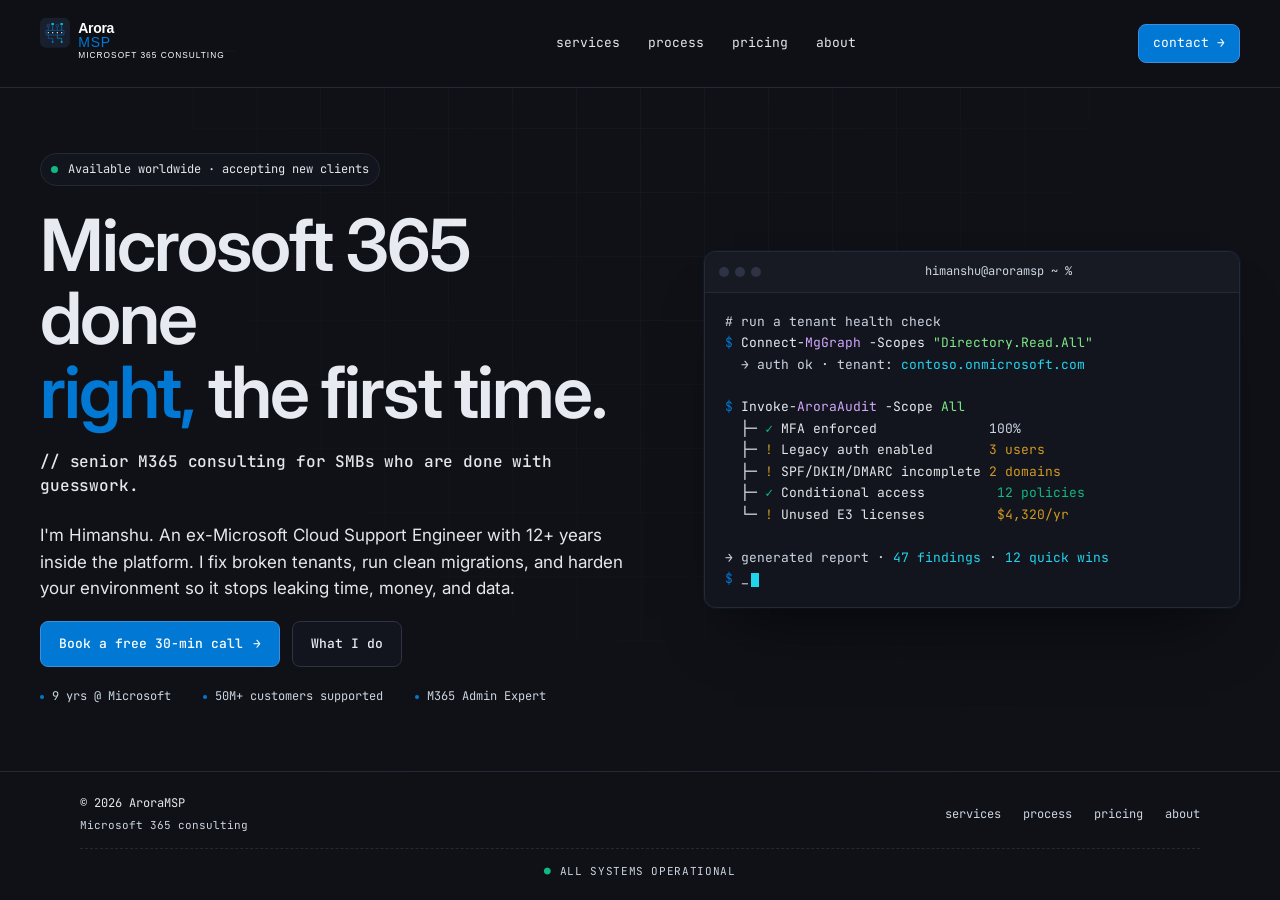
<file: index.html>
<!doctype html>
<html lang="en">
<head>
<meta charset="utf-8" />
<meta name="viewport" content="width=device-width, initial-scale=1" />
<title>AroraMSP · Microsoft 365 Consulting</title>
<meta name="description" content="Senior Microsoft 365 consulting. Migrations, security hardening, and licensing optimization by an ex-Microsoft cloud engineer." />
<link rel="preconnect" href="https://fonts.googleapis.com" />
<link rel="preconnect" href="https://fonts.gstatic.com" crossorigin />
<link href="https://fonts.googleapis.com/css2?family=Inter:wght@400;500;600;700&family=JetBrains+Mono:wght@400;500;600&display=swap" rel="stylesheet" />
<link rel="stylesheet" href="assets/site.css?v=9" />
<script>
  window.TWEAKS = /*EDITMODE-BEGIN*/{
    "accent": "#0078d4",
    "density": "comfortable",
    "showGridBg": true
  }/*EDITMODE-END*/;
</script>
<style>
  .hero-page { display: flex; flex-direction: column; justify-content: center; flex: 1; padding: 0; }
  .hero-grid { display: grid; grid-template-columns: 1.05fr .95fr; gap: clamp(32px, 6vw, 72px); align-items: center; }
  @media (max-width: 960px) { .hero-grid { grid-template-columns: 1fr; } }

  .eyebrow {
    display: inline-flex; align-items: center; gap: 10px;
    font-family: var(--mono); font-size: 12px; color: var(--fg-dim);
    padding: 6px 10px; border: 1px solid var(--line);
    border-radius: 999px; background: var(--bg-1);
    margin-bottom: 22px;
  }
  .eyebrow .pulse { width: 7px; height: 7px; border-radius: 50%; background: var(--good); box-shadow: 0 0 0 0 color-mix(in oklab, var(--good) 60%, transparent); animation: pulse 2s infinite; }
  @keyframes pulse { 0% { box-shadow: 0 0 0 0 color-mix(in oklab, var(--good) 60%, transparent); } 70% { box-shadow: 0 0 0 8px transparent; } 100% { box-shadow: 0 0 0 0 transparent; } }

  h1.headline {
    font-size: clamp(40px, 6.2vw, 72px);
    line-height: 1.02; letter-spacing: -0.03em; font-weight: 600;
    margin: 0 0 22px; text-wrap: balance;
  }
  h1.headline .accent { color: var(--accent); }
  .hero-tag {
    font-family: var(--mono); font-weight: 500;
    font-size: clamp(13px, 1.3vw, 16px); color: var(--fg-dim);
    letter-spacing: -.01em; line-height: 1.5; margin: 0 0 24px;
  }
  .hero-lede { font-size: clamp(15px, 1.4vw, 17px); color: var(--fg-dim); max-width: 56ch; margin: 0 0 20px; text-wrap: pretty; }

  .cta-row { display: flex; flex-wrap: wrap; gap: 12px; margin-bottom: 20px; }
  .trust-row { display: flex; flex-wrap: wrap; gap: 24px 32px; color: var(--fg-mute); font-family: var(--mono); font-size: 12px; }
  .trust-row .t { display: flex; align-items: center; gap: 8px; }
  .trust-row .t::before { content: ""; width: 4px; height: 4px; background: var(--accent); border-radius: 50%; }

  .terminal {
    background: var(--bg-1); border: 1px solid var(--line);
    border-radius: 12px; overflow: hidden;
    box-shadow: 0 40px 60px -30px rgba(0,0,0,.6), 0 0 0 1px color-mix(in oklab, var(--accent) 8%, transparent);
    font-family: var(--mono); font-size: 13px; line-height: 1.65;
  }
  .terminal-bar { display: flex; align-items: center; gap: 10px; padding: 10px 14px; background: var(--bg-2); border-bottom: 1px solid var(--line); }
  .tb-dots { display: flex; gap: 6px; }
  .tb-dots span { width: 10px; height: 10px; border-radius: 50%; background: var(--line-2); }
  .tb-title { font-size: 12px; color: var(--fg-mute); flex: 1; text-align: center; }
  .terminal-body { padding: 18px 20px; white-space: pre-wrap; }
  .terminal-body .line { color: var(--fg-dim); }
  .terminal-body .p { color: var(--accent); margin-right: 8px; }
  .terminal-body .c { color: var(--fg); }
  .terminal-body .ok { color: var(--good); }
  .terminal-body .w { color: var(--warn); }
  .terminal-body .m { color: var(--fg-mute); }
  .terminal-body .k { color: #d2a8ff; }
  .terminal-body .s { color: #7ee787; }
  .terminal-body .hl { color: var(--cyan); }
  .cursor { display: inline-block; width: 8px; height: 14px; background: var(--cyan); vertical-align: text-bottom; margin-left: 2px; animation: blink 1s steps(1) infinite; }
  @keyframes blink { 50% { opacity: 0; } }
</style>
<link rel="icon" href="uploads/arora_msp_favicon.svg" type="image/svg+xml">
</head>
<body data-page="home">
<main>
  <section class="hero-page wrap" style="min-height: calc(100vh - var(--nav-h) - 150px); display:flex; align-items:center; padding-top: 12px; padding-bottom: 12px;">
    <div class="hero-grid">
      <div>
        <div class="eyebrow">
          <span class="pulse"></span>
          <span>Available worldwide · accepting new clients</span>
        </div>
        <h1 class="headline">
          Microsoft 365 done<br />
          <span class="accent">right,</span> the first time.
        </h1>
        <p class="hero-tag">// senior M365 consulting for SMBs who are done with guesswork.</p>
        <p class="hero-lede">
          I'm Himanshu. An ex-Microsoft Cloud Support Engineer with 12+ years inside the
          platform. I fix broken tenants, run clean migrations, and harden your environment
          so it stops leaking time, money, and data.
        </p>
        <div class="cta-row">
          <a href="contact.html" class="btn btn-primary">Book a free 30-min call <span class="arrow">→</span></a>
          <a href="services.html" class="btn btn-ghost">What I do</a>
        </div>
        <div class="trust-row">
          <span class="t">9 yrs @ Microsoft</span>
          <span class="t">50M+ customers supported</span>
          <span class="t">M365 Admin Expert</span>
        </div>
      </div>

      <div>
        <div class="terminal">
          <div class="terminal-bar">
            <div class="tb-dots"><span></span><span></span><span></span></div>
            <div class="tb-title">himanshu@aroramsp ~ %</div>
          </div>
          <div class="terminal-body"><span class="m"># run a tenant health check</span>
<span class="line"><span class="p">$</span><span class="c">Connect-<span class="k">MgGraph</span> -Scopes <span class="s">"Directory.Read.All"</span></span></span>
<span class="line"><span class="m">  → auth ok · tenant: </span><span class="hl">contoso.onmicrosoft.com</span></span>

<span class="line"><span class="p">$</span><span class="c">Invoke-<span class="k">AroraAudit</span> -Scope <span class="s">All</span></span></span>
<span class="line"><span class="m">  ├─</span> <span class="ok">✓</span> MFA enforced              <span class="m">100%</span></span>
<span class="line"><span class="m">  ├─</span> <span class="w">!</span> Legacy auth enabled       <span class="w">3 users</span></span>
<span class="line"><span class="m">  ├─</span> <span class="w">!</span> SPF/DKIM/DMARC incomplete <span class="w">2 domains</span></span>
<span class="line"><span class="m">  ├─</span> <span class="ok">✓</span> Conditional access         <span class="ok">12 policies</span></span>
<span class="line"><span class="m">  └─</span> <span class="w">!</span> Unused E3 licenses         <span class="w">$4,320/yr</span></span>

<span class="line"><span class="m">→ generated report · </span><span class="hl">47 findings</span><span class="m"> · </span><span class="hl">12 quick wins</span></span>
<span class="line"><span class="p">$</span><span class="c">_</span><span class="cursor"></span></span></div>
        </div>
      </div>
    </div>
  </section>
</main>
<script src="assets/site.js?v=9"></script>
</body>
</html>
</file>
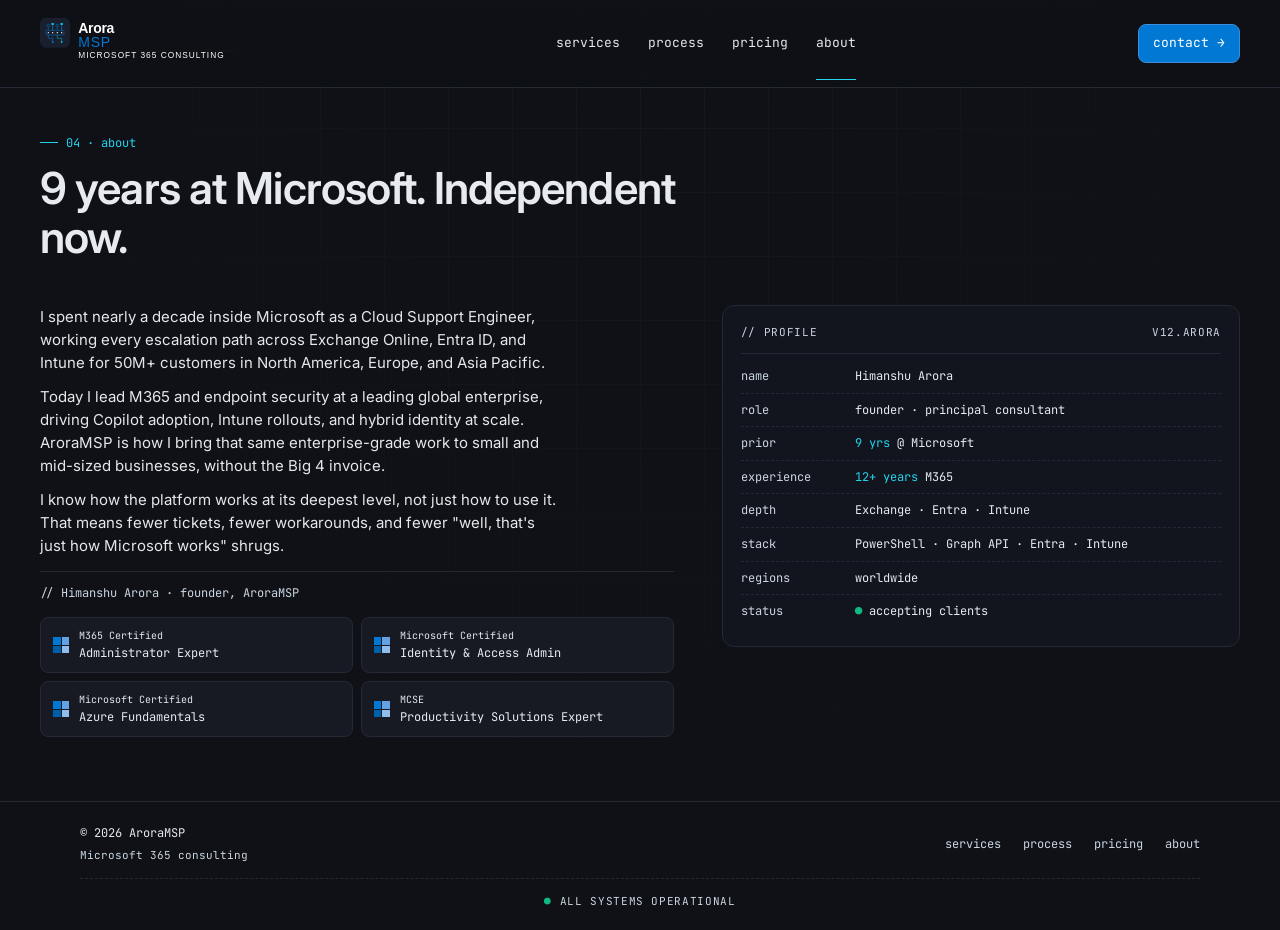
<file: about.html>
<!doctype html>
<html lang="en">
<head>
<meta charset="utf-8" />
<meta name="viewport" content="width=device-width, initial-scale=1" />
<title>About · AroraMSP</title>
<link rel="preconnect" href="https://fonts.googleapis.com" />
<link rel="preconnect" href="https://fonts.gstatic.com" crossorigin />
<link href="https://fonts.googleapis.com/css2?family=Inter:wght@400;500;600;700&family=JetBrains+Mono:wght@400;500;600&display=swap" rel="stylesheet" />
<link rel="stylesheet" href="assets/site.css?v=9" />
<script>
  window.TWEAKS = /*EDITMODE-BEGIN*/{
    "accent": "#0078d4",
    "density": "comfortable",
    "showGridBg": true
  }/*EDITMODE-END*/;
</script>
<style>
  .about { display: grid; grid-template-columns: 1.1fr .9fr; gap: 48px; align-items: start; }
  @media (max-width: 900px) { .about { grid-template-columns: 1fr; gap: 32px; } }
  .about-lead p { font-size: 15px; color: var(--fg-dim); margin: 0 0 10px; max-width: 58ch; }
  .about-lead .sig { font-family: var(--mono); font-size: 12px; color: var(--fg-mute); margin-top: 14px; padding-top: 12px; border-top: 1px solid var(--line); }
  .about-card { border: 1px solid var(--line); border-radius: 12px; background: var(--bg-1); padding: 18px; }
  .about-card .row { display: flex; gap: 14px; padding: 7px 0; border-bottom: 1px dashed var(--line); font-family: var(--mono); font-size: 12px; }
  .about-card .row:last-child { border-bottom: none; }
  .about-card .row .k { color: var(--fg-mute); min-width: 100px; flex-shrink: 0; }
  .about-card .row .v { color: var(--fg); }
  .about-card .row .v .hl { color: var(--cyan); }
  .about-card .head { display: flex; align-items: center; justify-content: space-between; margin-bottom: 6px; padding-bottom: 12px; border-bottom: 1px solid var(--line); font-family: var(--mono); font-size: 11px; color: var(--fg-mute); text-transform: uppercase; letter-spacing: .06em; }
  .certs { display: grid; grid-template-columns: 1fr 1fr; gap: 8px; margin-top: 14px; }
  @media (max-width: 560px) { .certs { grid-template-columns: 1fr; } }
  .cert { border: 1px solid var(--line); border-radius: 8px; padding: 10px 12px; font-family: var(--mono); font-size: 12px; display: flex; align-items: center; gap: 10px; background: var(--bg-2); }
  .cert .ms { width: 16px; height: 16px; flex-shrink: 0; display: grid; grid-template-columns: 1fr 1fr; gap: 1px; }
  .cert .ms span { background: var(--accent); }
  .cert .ms span:nth-child(2) { background: color-mix(in oklab, var(--accent) 70%, #fff); }
  .cert .ms span:nth-child(3) { background: color-mix(in oklab, var(--accent) 85%, #000); }
  .cert .ms span:nth-child(4) { background: color-mix(in oklab, var(--accent) 50%, #fff); }
  .cert .n { color: var(--fg-dim); font-size: 10px; }
  .cert .t { color: var(--fg); font-size: 12px; }
</style>
<link rel="icon" href="uploads/arora_msp_favicon.svg" type="image/svg+xml">
</head>
<body data-page="about">
<main>
  <section class="page wrap">
    <div class="page-head">
      <div class="sec-label">04 · about</div>
      <h2>9 years at Microsoft. Independent now.</h2>
    </div>

    <div class="about">
      <div class="about-lead">
        <p>
          I spent nearly a decade inside Microsoft as a Cloud Support Engineer, working every
          escalation path across Exchange Online, Entra ID, and Intune for 50M+ customers in
          North America, Europe, and Asia Pacific.
        </p>
        <p>
          Today I lead M365 and endpoint security at a leading global enterprise, driving
          Copilot adoption, Intune rollouts, and hybrid identity at scale. AroraMSP is how I
          bring that same enterprise-grade work to small and mid-sized businesses, without
          the Big 4 invoice.
        </p>
        <p>
          I know how the platform works at its deepest level, not just how to use it. That
          means fewer tickets, fewer workarounds, and fewer "well, that's just how Microsoft
          works" shrugs.
        </p>
        <div class="sig">// Himanshu Arora · founder, AroraMSP</div>

        <div class="certs">
          <div class="cert">
            <div class="ms"><span></span><span></span><span></span><span></span></div>
            <div><div class="n">M365 Certified</div><div class="t">Administrator Expert</div></div>
          </div>
          <div class="cert">
            <div class="ms"><span></span><span></span><span></span><span></span></div>
            <div><div class="n">Microsoft Certified</div><div class="t">Identity &amp; Access Admin</div></div>
          </div>
          <div class="cert">
            <div class="ms"><span></span><span></span><span></span><span></span></div>
            <div><div class="n">Microsoft Certified</div><div class="t">Azure Fundamentals</div></div>
          </div>
          <div class="cert">
            <div class="ms"><span></span><span></span><span></span><span></span></div>
            <div><div class="n">MCSE</div><div class="t">Productivity Solutions Expert</div></div>
          </div>
        </div>
      </div>

      <div class="about-card">
        <div class="head"><span>// profile</span><span>v12.arora</span></div>
        <div class="row"><span class="k">name</span><span class="v">Himanshu Arora</span></div>
        <div class="row"><span class="k">role</span><span class="v">founder · principal consultant</span></div>
        <div class="row"><span class="k">prior</span><span class="v"><span class="hl">9 yrs</span> @ Microsoft</span></div>
        <div class="row"><span class="k">experience</span><span class="v"><span class="hl">12+ years</span> M365</span></div>
        <div class="row"><span class="k">depth</span><span class="v">Exchange · Entra · Intune</span></div>
        <div class="row"><span class="k">stack</span><span class="v">PowerShell · Graph API · Entra · Intune</span></div>
        <div class="row"><span class="k">regions</span><span class="v">worldwide</span></div>
        <div class="row"><span class="k">status</span><span class="v"><span style="color:var(--good)">●</span> accepting clients</span></div>
      </div>
    </div>
  </section>
</main>
<script src="assets/site.js?v=9"></script>
</body>
</html>
</file>
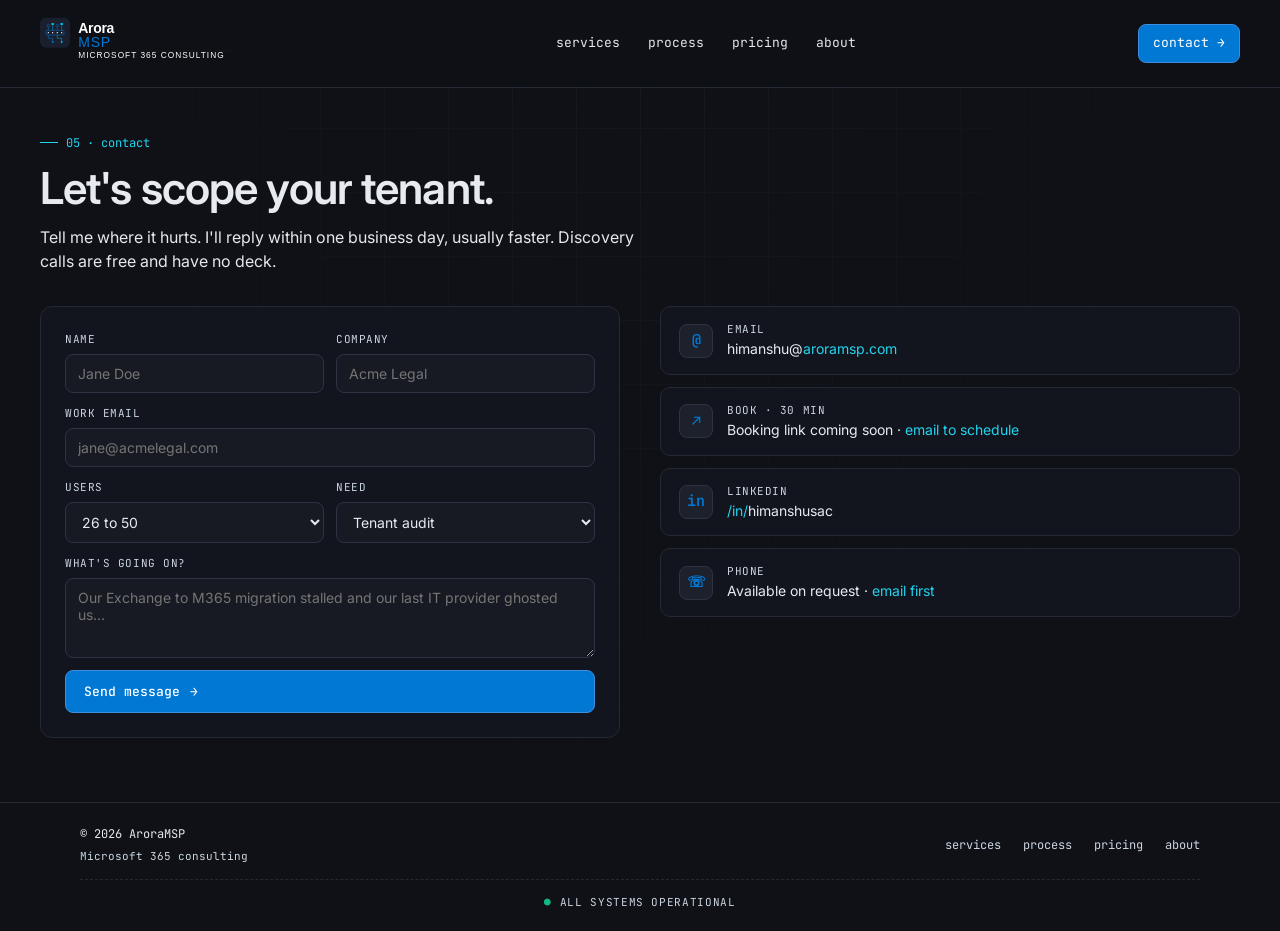
<file: contact.html>
<!doctype html>
<html lang="en">
<head>
<meta charset="utf-8" />
<meta name="viewport" content="width=device-width, initial-scale=1" />
<title>Contact · AroraMSP</title>
<link rel="preconnect" href="https://fonts.googleapis.com" />
<link rel="preconnect" href="https://fonts.gstatic.com" crossorigin />
<link href="https://fonts.googleapis.com/css2?family=Inter:wght@400;500;600;700&family=JetBrains+Mono:wght@400;500;600&display=swap" rel="stylesheet" />
<link rel="stylesheet" href="assets/site.css?v=9" />
<script>
  window.TWEAKS = /*EDITMODE-BEGIN*/{
    "accent": "#0078d4",
    "density": "comfortable",
    "showGridBg": true
  }/*EDITMODE-END*/;
</script>
<style>
  .contact-grid { display: grid; grid-template-columns: 1fr 1fr; gap: 40px; align-items: start; }
  @media (max-width: 900px) { .contact-grid { grid-template-columns: 1fr; } }
  .form { display: flex; flex-direction: column; gap: 12px; border: 1px solid var(--line); border-radius: 12px; background: var(--bg-1); padding: 24px; }
  .field { display: flex; flex-direction: column; gap: 6px; }
  .field label { font-family: var(--mono); font-size: 11px; color: var(--fg-mute); text-transform: uppercase; letter-spacing: .05em; }
  .field input, .field textarea, .field select { font-family: var(--sans); font-size: 14px; color: var(--fg); background: var(--bg-2); border: 1px solid var(--line-2); border-radius: 8px; padding: 10px 12px; outline: none; transition: border-color .15s, background .15s; }
  .field textarea { resize: vertical; min-height: 80px; }
  .field input:focus, .field textarea:focus, .field select:focus { border-color: var(--accent); background: var(--bg-3); }
  .field.row { flex-direction: row; gap: 12px; }
  .field.row > * { flex: 1; }
  .form-msg { font-family: var(--mono); font-size: 12px; color: var(--good); display: none; }
  .form-msg.show { display: block; }
  .contact-side { display: flex; flex-direction: column; gap: 12px; }
  .cside { border: 1px solid var(--line); border-radius: 10px; background: var(--bg-1); padding: 14px 18px; display: flex; align-items: center; gap: 14px; transition: border-color .2s, background .2s; }
  .cside:hover { border-color: var(--accent-line); background: var(--bg-2); }
  .cside .icon { width: 34px; height: 34px; border-radius: 8px; background: var(--bg-3); border: 1px solid var(--line-2); display: grid; place-items: center; color: var(--accent); font-family: var(--mono); font-weight: 600; flex-shrink: 0; }
  .cside .k { font-family: var(--mono); font-size: 11px; color: var(--fg-mute); text-transform: uppercase; letter-spacing: .05em; }
  .cside .v { color: var(--fg); font-size: 14px; }
  .cside .v .hl { color: var(--cyan); }
</style>
<link rel="icon" href="uploads/arora_msp_favicon.svg" type="image/svg+xml">
</head>
<body data-page="contact">
<main>
  <section class="page wrap">
    <div class="page-head">
      <div class="sec-label">05 · contact</div>
      <h2>Let's scope your tenant.</h2>
      <p>Tell me where it hurts. I'll reply within one business day, usually faster. Discovery calls are free and have no deck.</p>
    </div>

    <div class="contact-grid">
      <form class="form" onsubmit="handleSubmit(event)">
        <div class="field row">
          <div class="field">
            <label>Name</label>
            <input type="text" name="name" required placeholder="Jane Doe" />
          </div>
          <div class="field">
            <label>Company</label>
            <input type="text" name="company" placeholder="Acme Legal" />
          </div>
        </div>
        <div class="field">
          <label>Work email</label>
          <input type="email" name="email" required placeholder="jane@acmelegal.com" />
        </div>
        <div class="field row">
          <div class="field">
            <label>Users</label>
            <select name="users">
              <option>1 to 10</option>
              <option>11 to 25</option>
              <option selected>26 to 50</option>
              <option>51 to 100</option>
              <option>101 to 250</option>
              <option>250+</option>
            </select>
          </div>
          <div class="field">
            <label>Need</label>
            <select name="need">
              <option>Tenant audit</option>
              <option>Migration</option>
              <option>Security hardening</option>
              <option>Licensing optimization</option>
              <option>Other</option>
            </select>
          </div>
        </div>
        <div class="field">
          <label>What's going on?</label>
          <textarea name="msg" placeholder="Our Exchange to M365 migration stalled and our last IT provider ghosted us..."></textarea>
        </div>
        <button type="submit" class="btn btn-primary">Send message <span class="arrow">→</span></button>
        <div class="form-msg" id="formMsg">✓ Sent. I'll reply within one business day.</div>
      </form>

      <div class="contact-side">
        <a class="cside" href="mailto:himanshu@aroramsp.com">
          <div class="icon">@</div>
          <div>
            <div class="k">email</div>
            <div class="v">himanshu@<span class="hl">aroramsp.com</span></div>
          </div>
        </a>
        <a class="cside" href="#">
          <div class="icon">↗</div>
          <div>
            <div class="k">book · 30 min</div>
            <div class="v">Booking link coming soon · <span class="hl">email to schedule</span></div>
          </div>
        </a>
        <a class="cside" href="https://www.linkedin.com/in/himanshusac/" target="_blank" rel="noopener noreferrer">
          <div class="icon">in</div>
          <div>
            <div class="k">linkedin</div>
            <div class="v"><span class="hl">/in/</span>himanshusac</div>
          </div>
        </a>
        <a class="cside" href="#">
          <div class="icon">☏</div>
          <div>
            <div class="k">phone</div>
            <div class="v">Available on request · <span class="hl">email first</span></div>
          </div>
        </a>
      </div>
    </div>
  </section>
</main>
<script src="assets/site.js?v=9"></script>
<script>
  function handleSubmit(e) {
    e.preventDefault();
    document.getElementById('formMsg').classList.add('show');
    e.target.reset();
  }
</script>
</body>
</html>
</file>
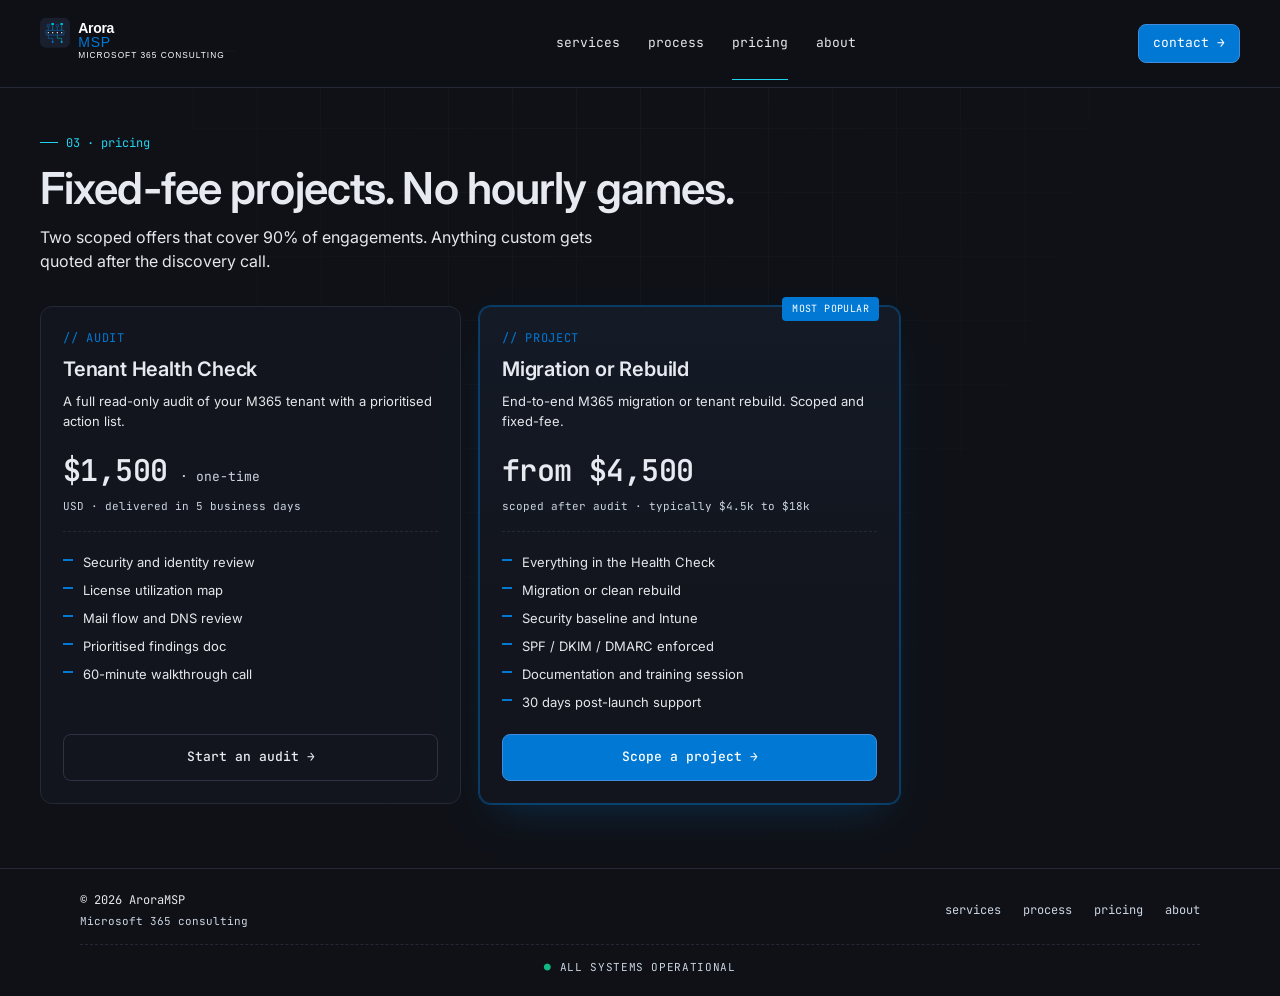
<file: pricing.html>
<!doctype html>
<html lang="en">
<head>
<meta charset="utf-8" />
<meta name="viewport" content="width=device-width, initial-scale=1" />
<title>Pricing · AroraMSP</title>
<link rel="preconnect" href="https://fonts.googleapis.com" />
<link rel="preconnect" href="https://fonts.gstatic.com" crossorigin />
<link href="https://fonts.googleapis.com/css2?family=Inter:wght@400;500;600;700&family=JetBrains+Mono:wght@400;500;600&display=swap" rel="stylesheet" />
<link rel="stylesheet" href="assets/site.css?v=9" />
<script>
  window.TWEAKS = /*EDITMODE-BEGIN*/{
    "accent": "#0078d4",
    "density": "comfortable",
    "showGridBg": true
  }/*EDITMODE-END*/;
</script>
<style>
  .pricing { display: grid; grid-template-columns: repeat(2, minmax(0, 1fr)); gap: 18px; max-width: 860px; }
  @media (max-width: 760px) { .pricing { grid-template-columns: 1fr; } }
  .pricing { align-items: stretch; }
  .tier { border: 1px solid var(--line); border-radius: 12px; padding: 22px; background: var(--bg-1); position: relative; display: flex; flex-direction: column; height: 100%; }
  .tier.featured { border-color: var(--accent-line); background: linear-gradient(180deg, color-mix(in oklab, var(--accent) 6%, var(--bg-1)) 0%, var(--bg-1) 60%); box-shadow: 0 0 0 1px var(--accent-line), 0 20px 40px -20px color-mix(in oklab, var(--accent) 30%, transparent); }
  .tier .badge { position: absolute; top: -10px; right: 20px; background: var(--accent); color: white; font-family: var(--mono); font-size: 10px; padding: 4px 10px; border-radius: 4px; letter-spacing: .04em; }
  .tier-name { font-family: var(--mono); font-size: 12px; color: var(--accent); margin-bottom: 6px; text-transform: uppercase; letter-spacing: .06em; }
  .tier h3 { margin: 0 0 6px; font-size: 20px; font-weight: 600; letter-spacing: -.01em; }
  .tier .sub { color: var(--fg-dim); font-size: 13px; margin-bottom: 16px; min-height: 34px; }
  .tier .price { font-family: var(--mono); margin-bottom: 16px; padding-bottom: 16px; border-bottom: 1px dashed var(--line); }
  .tier .price .amt { font-size: 30px; font-weight: 600; color: var(--fg); letter-spacing: -.02em; }
  .tier .price .per { color: var(--fg-mute); font-size: 13px; margin-left: 4px; }
  .tier .price .note { display: block; color: var(--fg-mute); font-size: 11px; margin-top: 4px; }
  .tier ul { list-style: none; padding: 0; margin: 0 0 18px; font-size: 13px; flex: 1; }
  .tier ul li { padding: 4px 0 4px 20px; position: relative; color: var(--fg-dim); }
  .tier ul li::before { content: ""; position: absolute; left: 0; top: 11px; width: 10px; height: 2px; background: var(--accent); }
  .tier .btn { justify-content: center; width: 100%; }
  .pricing-note { font-family: var(--mono); font-size: 12px; color: var(--fg-mute); margin-top: 24px; max-width: 860px; padding: 14px 18px; border: 1px dashed var(--line); border-radius: 8px; }
  .pricing-note b { color: var(--fg-dim); font-weight: 500; }
</style>
<link rel="icon" href="uploads/arora_msp_favicon.svg" type="image/svg+xml">
</head>
<body data-page="pricing">
<main>
  <section class="page no-center wrap">
    <div class="page-head">
      <div class="sec-label">03 · pricing</div>
      <h2>Fixed-fee projects. No hourly games.</h2>
      <p>Two scoped offers that cover 90% of engagements. Anything custom gets quoted after the discovery call.</p>
    </div>

    <div class="pricing">
      <div class="tier">
        <div class="tier-name">// audit</div>
        <h3>Tenant Health Check</h3>
        <div class="sub">A full read-only audit of your M365 tenant with a prioritised action list.</div>
        <div class="price">
          <span class="amt">$1,500</span>
          <span class="per">· one-time</span>
          <span class="note">USD · delivered in 5 business days</span>
        </div>
        <ul>
          <li>Security and identity review</li>
          <li>License utilization map</li>
          <li>Mail flow and DNS review</li>
          <li>Prioritised findings doc</li>
          <li>60-minute walkthrough call</li>
        </ul>
        <a href="contact.html" class="btn btn-ghost">Start an audit →</a>
      </div>

      <div class="tier featured">
        <div class="badge">MOST POPULAR</div>
        <div class="tier-name">// project</div>
        <h3>Migration or Rebuild</h3>
        <div class="sub">End-to-end M365 migration or tenant rebuild. Scoped and fixed-fee.</div>
        <div class="price">
          <span class="amt">from $4,500</span>
          <span class="note">scoped after audit · typically $4.5k to $18k</span>
        </div>
        <ul>
          <li>Everything in the Health Check</li>
          <li>Migration or clean rebuild</li>
          <li>Security baseline and Intune</li>
          <li>SPF / DKIM / DMARC enforced</li>
          <li>Documentation and training session</li>
          <li>30 days post-launch support</li>
        </ul>
        <a href="contact.html" class="btn btn-primary">Scope a project →</a>
      </div>
    </div>
  </section>
</main>
<script src="assets/site.js?v=9"></script>
</body>
</html>
</file>
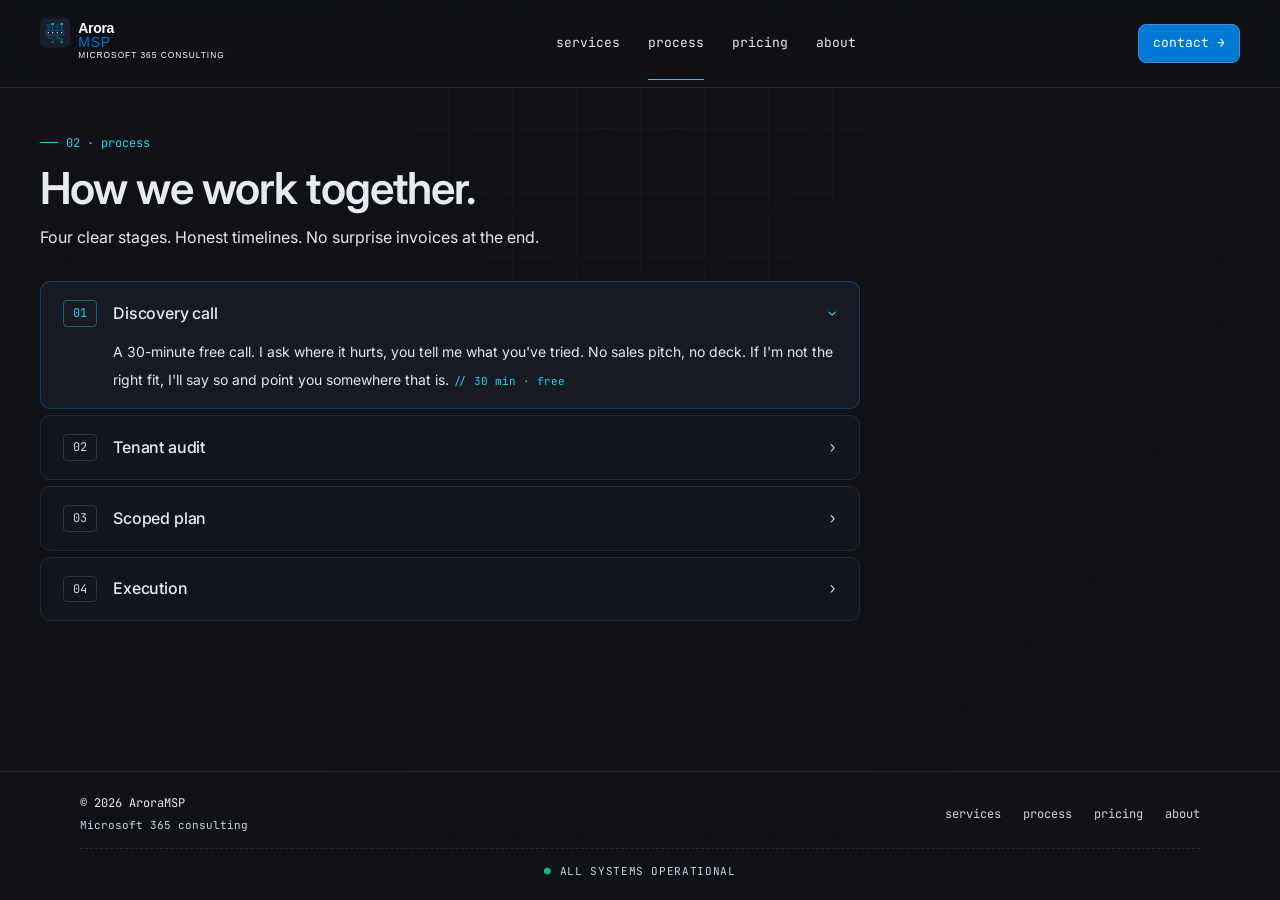
<file: process.html>
<!doctype html>
<html lang="en">
<head>
<meta charset="utf-8" />
<meta name="viewport" content="width=device-width, initial-scale=1" />
<title>Process · AroraMSP</title>
<link rel="preconnect" href="https://fonts.googleapis.com" />
<link rel="preconnect" href="https://fonts.gstatic.com" crossorigin />
<link href="https://fonts.googleapis.com/css2?family=Inter:wght@400;500;600;700&family=JetBrains+Mono:wght@400;500;600&display=swap" rel="stylesheet" />
<link rel="stylesheet" href="assets/site.css?v=9" />
<script>
  window.TWEAKS = /*EDITMODE-BEGIN*/{
    "accent": "#0078d4",
    "density": "comfortable",
    "showGridBg": true
  }/*EDITMODE-END*/;
</script>
<style>
  .process-steps { display: flex; flex-direction: column; gap: 6px; max-width: 820px; }
  .step { padding: 18px 22px; border: 1px solid var(--line); border-radius: 10px; background: var(--bg-1); cursor: pointer; transition: all .25s; }
  .step[aria-expanded="true"] { background: var(--bg-2); border-color: var(--accent-line); }
  .step-head { display: flex; align-items: center; gap: 16px; }
  .step-num { font-family: var(--mono); font-size: 12px; color: var(--fg-mute); border: 1px solid var(--line-2); padding: 3px 8px; border-radius: 4px; min-width: 34px; text-align: center; }
  .step[aria-expanded="true"] .step-num { color: var(--cyan); border-color: var(--cyan-line); }
  .step h4 { margin: 0; font-size: 16px; font-weight: 500; flex: 1; letter-spacing: -.01em; }
  .step .chev { color: var(--fg-mute); transition: transform .2s; font-family: var(--mono); }
  .step[aria-expanded="true"] .chev { transform: rotate(90deg); color: var(--cyan); }
  .step-body { max-height: 0; overflow: hidden; transition: max-height .35s ease, margin .35s ease, opacity .2s; color: var(--fg-dim); font-size: 14px; opacity: 0; }
  .step[aria-expanded="true"] .step-body { max-height: 300px; margin-top: 14px; padding-left: 50px; opacity: 1; }
  .step-body .dur { font-family: var(--mono); font-size: 11px; color: var(--cyan); margin-top: 10px; display: inline-block; }
</style>
<link rel="icon" href="uploads/arora_msp_favicon.svg" type="image/svg+xml">
</head>
<body data-page="process">
<main>
  <section class="page wrap">
    <div class="page-head">
      <div class="sec-label">02 · process</div>
      <h2>How we work together.</h2>
      <p>Four clear stages. Honest timelines. No surprise invoices at the end.</p>
    </div>

    <div class="process-steps" id="steps">
      <div class="step" data-step="1" aria-expanded="true">
        <div class="step-head">
          <span class="step-num">01</span>
          <h4>Discovery call</h4>
          <span class="chev">›</span>
        </div>
        <div class="step-body">
          A 30-minute free call. I ask where it hurts, you tell me what you've tried. No sales pitch, no deck. If I'm not the right fit, I'll say so and point you somewhere that is.
          <span class="dur">// 30 min · free</span>
        </div>
      </div>
      <div class="step" data-step="2" aria-expanded="false">
        <div class="step-head">
          <span class="step-num">02</span>
          <h4>Tenant audit</h4>
          <span class="chev">›</span>
        </div>
        <div class="step-body">
          Read-only access to your tenant. I run the full audit covering security posture, identity config, license utilization, and mail flow, and send back a short, plain-English findings doc.
          <span class="dur">// 3 to 5 days · fixed fee</span>
        </div>
      </div>
      <div class="step" data-step="3" aria-expanded="false">
        <div class="step-head">
          <span class="step-num">03</span>
          <h4>Scoped plan</h4>
          <span class="chev">›</span>
        </div>
        <div class="step-body">
          You get a prioritised plan: what to fix now, what can wait, and what's nice-to-have. Every item has an effort estimate and a fixed price. You pick what moves forward.
          <span class="dur">// 1 to 2 days</span>
        </div>
      </div>
      <div class="step" data-step="4" aria-expanded="false">
        <div class="step-head">
          <span class="step-num">04</span>
          <h4>Execution</h4>
          <span class="chev">›</span>
        </div>
        <div class="step-body">
          I do the work. You get a weekly status note, a live change log, and documentation checked into your own repo or SharePoint. Nothing lives in my head.
          <span class="dur">// 1 to 3 weeks, scope-dependent</span>
        </div>
      </div>
    </div>
  </section>
</main>
<script src="assets/site.js?v=9"></script>
<script>
  document.querySelectorAll('.step').forEach(step => {
    step.addEventListener('click', () => {
      const isOpen = step.getAttribute('aria-expanded') === 'true';
      document.querySelectorAll('.step').forEach(s => s.setAttribute('aria-expanded', 'false'));
      if (!isOpen) step.setAttribute('aria-expanded', 'true');
    });
  });
</script>
</body>
</html>
</file>
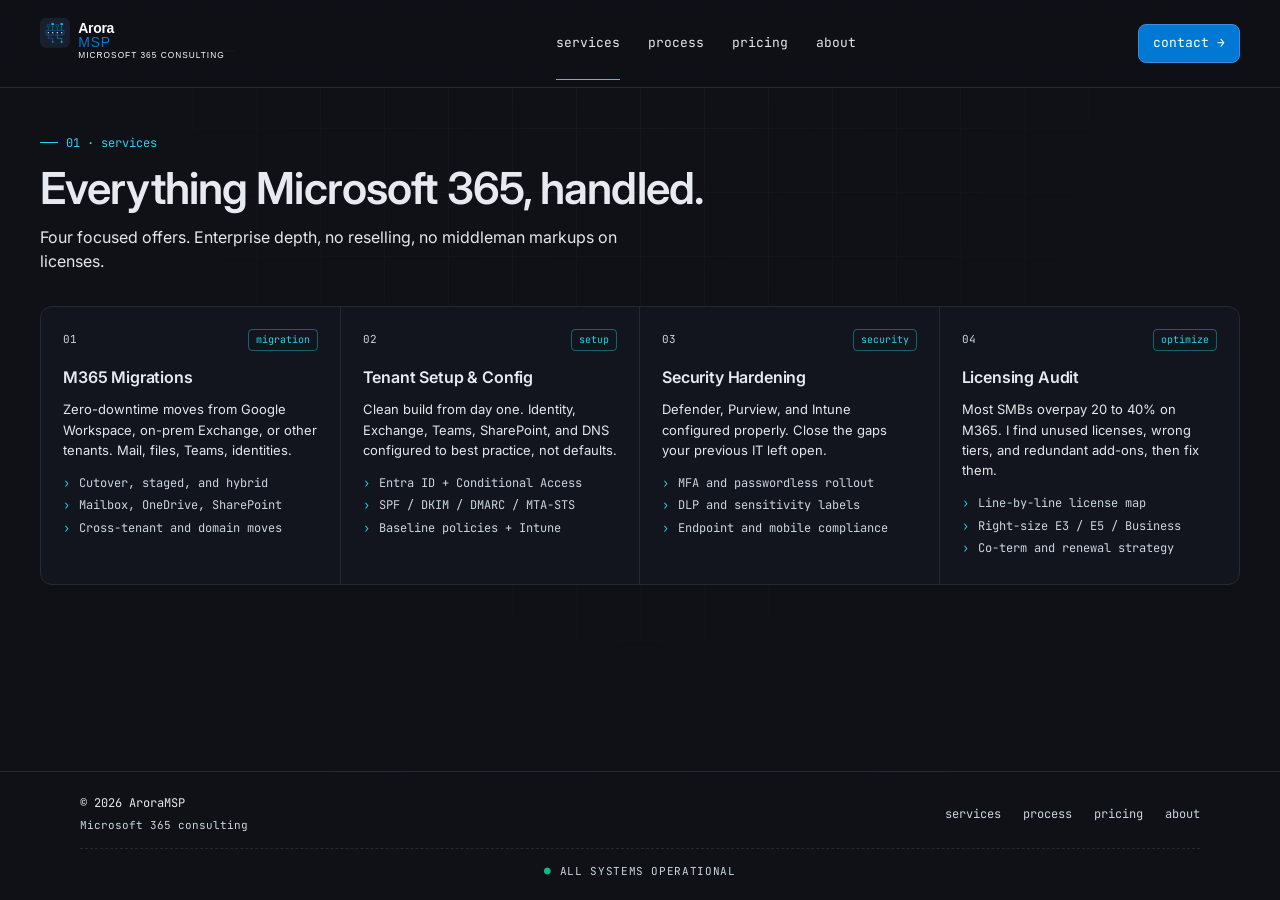
<file: services.html>
<!doctype html>
<html lang="en">
<head>
<meta charset="utf-8" />
<meta name="viewport" content="width=device-width, initial-scale=1" />
<title>Services · AroraMSP</title>
<link rel="preconnect" href="https://fonts.googleapis.com" />
<link rel="preconnect" href="https://fonts.gstatic.com" crossorigin />
<link href="https://fonts.googleapis.com/css2?family=Inter:wght@400;500;600;700&family=JetBrains+Mono:wght@400;500;600&display=swap" rel="stylesheet" />
<link rel="stylesheet" href="assets/site.css?v=9" />
<script>
  window.TWEAKS = /*EDITMODE-BEGIN*/{
    "accent": "#0078d4",
    "density": "comfortable",
    "showGridBg": true
  }/*EDITMODE-END*/;
</script>
<style>
  .services { display: grid; grid-template-columns: repeat(12, 1fr); gap: 0; border: 1px solid var(--line); border-radius: 12px; overflow: hidden; background: var(--bg-1); }
  .service { grid-column: span 3; padding: 22px; position: relative; border-right: 1px solid var(--line); transition: background .25s; }
  .service:hover { background: var(--bg-2); }
  .service:last-child { border-right: none; }
  @media (max-width: 1060px) {
    .service { grid-column: span 6; border-bottom: 1px solid var(--line); }
    .service:nth-child(2n) { border-right: none; }
    .service:nth-last-child(-n+2) { border-bottom: none; }
  }
  @media (max-width: 560px) {
    .service { grid-column: span 12; border-right: none !important; border-bottom: 1px solid var(--line) !important; }
    .service:last-child { border-bottom: none !important; }
  }
  .service .n { font-family: var(--mono); font-size: 11px; color: var(--fg-mute); margin-bottom: 14px; display: flex; justify-content: space-between; align-items: center; }
  .service .n .tag { color: var(--cyan); border: 1px solid var(--cyan-line); padding: 2px 7px; border-radius: 4px; font-size: 10px; }
  .service h3 { margin: 0 0 10px; font-size: 16px; font-weight: 600; letter-spacing: -.01em; }
  .service p { margin: 0 0 14px; color: var(--fg-dim); font-size: 13px; }
  .service ul { list-style: none; padding: 0; margin: 0; font-family: var(--mono); font-size: 12px; color: var(--fg-mute); }
  .service ul li { padding-left: 16px; position: relative; margin-bottom: 4px; }
  .service ul li::before { content: "›"; position: absolute; left: 0; color: var(--cyan); }
</style>
<link rel="icon" href="uploads/arora_msp_favicon.svg" type="image/svg+xml">
</head>
<body data-page="services">
<main>
  <section class="page wrap">
    <div class="page-head">
      <div class="sec-label">01 · services</div>
      <h2>Everything Microsoft 365, handled.</h2>
      <p>Four focused offers. Enterprise depth, no reselling, no middleman markups on licenses.</p>
    </div>

    <div class="services">
      <div class="service">
        <div class="n"><span>01</span><span class="tag">migration</span></div>
        <h3>M365 Migrations</h3>
        <p>Zero-downtime moves from Google Workspace, on-prem Exchange, or other tenants. Mail, files, Teams, identities.</p>
        <ul>
          <li>Cutover, staged, and hybrid</li>
          <li>Mailbox, OneDrive, SharePoint</li>
          <li>Cross-tenant and domain moves</li>
        </ul>
      </div>
      <div class="service">
        <div class="n"><span>02</span><span class="tag">setup</span></div>
        <h3>Tenant Setup &amp; Config</h3>
        <p>Clean build from day one. Identity, Exchange, Teams, SharePoint, and DNS configured to best practice, not defaults.</p>
        <ul>
          <li>Entra ID + Conditional Access</li>
          <li>SPF / DKIM / DMARC / MTA-STS</li>
          <li>Baseline policies + Intune</li>
        </ul>
      </div>
      <div class="service">
        <div class="n"><span>03</span><span class="tag">security</span></div>
        <h3>Security Hardening</h3>
        <p>Defender, Purview, and Intune configured properly. Close the gaps your previous IT left open.</p>
        <ul>
          <li>MFA and passwordless rollout</li>
          <li>DLP and sensitivity labels</li>
          <li>Endpoint and mobile compliance</li>
        </ul>
      </div>
      <div class="service">
        <div class="n"><span>04</span><span class="tag">optimize</span></div>
        <h3>Licensing Audit</h3>
        <p>Most SMBs overpay 20 to 40% on M365. I find unused licenses, wrong tiers, and redundant add-ons, then fix them.</p>
        <ul>
          <li>Line-by-line license map</li>
          <li>Right-size E3 / E5 / Business</li>
          <li>Co-term and renewal strategy</li>
        </ul>
      </div>
    </div>
  </section>
</main>
<script src="assets/site.js?v=9"></script>
</body>
</html>
</file>
<file: assets/site.css>
/* AroraMSP — shared styles */
:root {
  --bg: #0f1117;
  --bg-1: #12151d;
  --bg-2: #171a23;
  --bg-3: #1d212c;
  --line: #242936;
  --line-2: #2e3344;
  --fg: #e7eaf0;
  --fg-dim: #e5e7eb;
  --fg-mute: #cbd5e1;
  --accent: #0078d4;
  --accent-soft: color-mix(in oklab, var(--accent) 20%, transparent);
  --accent-line: color-mix(in oklab, var(--accent) 40%, transparent);
  --cyan: #22d3ee;
  --cyan-soft: color-mix(in oklab, var(--cyan) 20%, transparent);
  --cyan-line: color-mix(in oklab, var(--cyan) 40%, transparent);
  --good: #10b981;
  --warn: #d29922;
  --red: #f85149;
  --radius: 10px;
  --radius-sm: 6px;
  --maxw: 1200px;
  --pad: clamp(20px, 4vw, 40px);
  --sans: 'Inter', -apple-system, BlinkMacSystemFont, sans-serif;
  --mono: 'JetBrains Mono', ui-monospace, SFMono-Regular, Menlo, monospace;
  --nav-h: 72px;
}
[data-density="compact"] { --pad: clamp(16px, 3vw, 28px); }

* { box-sizing: border-box; }
html, body { margin: 0; padding: 0; }
body {
  background: var(--bg);
  color: var(--fg);
  font-family: var(--sans);
  font-size: 15px;
  line-height: 1.55;
  -webkit-font-smoothing: antialiased;
  text-rendering: optimizeLegibility;
  overflow-x: hidden;
  display: flex; flex-direction: column;
  min-height: 100vh;
}
a { color: inherit; text-decoration: none; }
::selection { background: var(--accent-soft); color: var(--fg); }

/* Grid bg */
.grid-bg {
  position: fixed; inset: 0; pointer-events: none; z-index: 0;
  background-image:
    linear-gradient(var(--line) 1px, transparent 1px),
    linear-gradient(90deg, var(--line) 1px, transparent 1px);
  background-size: 64px 64px;
  mask-image: radial-gradient(ellipse at 50% 0%, black 0%, transparent 70%);
  opacity: .35;
}
body[data-grid="off"] .grid-bg { display: none; }

.wrap { max-width: var(--maxw); margin: 0 auto; padding: 0 var(--pad); position: relative; z-index: 1; width: 100%; }

/* Nav */
.nav {
  position: sticky; top: 0; z-index: 50;
  backdrop-filter: saturate(140%) blur(10px);
  background: color-mix(in oklab, var(--bg) 78%, transparent);
  border-bottom: 1px solid var(--line);
  flex-shrink: 0;
}
.nav-inner { display: flex; align-items: center; justify-content: space-between; min-height: var(--nav-h); padding: 16px 0; }
.brand { display: flex; align-items: center; gap: 10px; height: 100%; color: var(--fg); }
.brand-icon { width: 32px; height: 32px; display: block; flex-shrink: 0; }
.brand-word { font-family: var(--sans); font-size: 20px; font-weight: 700; letter-spacing: -0.02em; color: var(--fg); line-height: 1; }
.brand-msp { font-weight: 300; color: var(--accent); letter-spacing: 0.02em; margin-left: 1px; }
.nav-links { display: flex; gap: 28px; font-family: var(--mono); font-size: 13px; color: var(--fg-dim); }
.nav-links a { position: relative; padding: 4px 0; }
.nav-links a:hover { color: var(--fg); }
.nav-links a[aria-current="page"] { color: var(--fg); }
.nav-links a[aria-current="page"]::after {
  content: ""; position: absolute; left: 0; right: 0; bottom: -22px; height: 1px; background: var(--cyan);
}
.nav-cta {
  font-family: var(--mono); font-size: 13px;
  padding: 8px 14px; border-radius: 8px;
  background: var(--accent); color: white;
  border: 1px solid color-mix(in oklab, white 15%, var(--accent));
  transition: filter .15s ease;
}
.nav-cta:hover { filter: brightness(1.1); }
@media (max-width: 820px) { .nav-links { display: none; } }

/* Main + page */
main { flex: 1; display: flex; flex-direction: column; position: relative; z-index: 1; }
.page {
  padding: clamp(24px, 3vw, 40px) 0 clamp(40px, 5vw, 64px);
  flex: 1; display: flex; flex-direction: column;
}
.page.center { justify-content: center; }

.page-head { margin-bottom: clamp(20px, 2.5vw, 32px); max-width: 720px; }
.sec-label {
  font-family: var(--mono); font-size: 12px; color: var(--cyan);
  display: inline-flex; align-items: center; gap: 8px; margin-bottom: 12px;
}
.sec-label::before { content: ""; width: 18px; height: 1px; background: var(--cyan); }
.page-head h2 {
  font-size: clamp(28px, 3.8vw, 44px); margin: 0 0 12px;
  letter-spacing: -0.02em; line-height: 1.1; font-weight: 600; color: var(--fg);
}
.page-head p { color: var(--fg-dim); margin: 0; font-size: 16px; max-width: 60ch; }

/* Buttons */
.btn {
  font-family: var(--mono); font-size: 13px; font-weight: 500;
  padding: 12px 18px; border-radius: 8px; cursor: pointer;
  display: inline-flex; align-items: center; gap: 10px;
  transition: filter .15s ease, background .2s, border-color .2s;
  border: 1px solid transparent;
}
.btn-primary { background: var(--accent); color: white; border-color: color-mix(in oklab, white 15%, var(--accent)); }
.btn-primary:hover { filter: brightness(1.1); }
.btn-ghost { background: var(--bg-1); color: var(--fg); border-color: var(--line-2); }
.btn-ghost:hover { background: var(--bg-2); }
.btn .arrow { transition: transform .15s ease; }
.btn:hover .arrow { transform: translateX(3px); }

/* Footer — two rows */
footer {
  border-top: 1px solid var(--line);
  padding: 22px 0 20px; font-family: var(--mono); font-size: 12px; color: var(--fg-mute);
  flex-shrink: 0; margin-top: auto;
}
body[data-page="home"] footer { display: block; }
.foot-top {
  display: flex; flex-wrap: wrap; gap: 18px;
  justify-content: space-between; align-items: center;
  padding-bottom: 14px; margin-bottom: 14px;
  border-bottom: 1px dashed var(--line);
}
.foot-copy { display: flex; flex-direction: column; gap: 4px; color: var(--fg-dim); }
.foot-copy .sm { color: var(--fg-mute); font-size: 11px; }
.foot-links { display: flex; gap: 22px; }
.foot-links a:hover { color: var(--fg); }
.foot-bottom {
  text-align: center; color: var(--fg-mute); font-size: 11px;
  letter-spacing: .06em; text-transform: uppercase;
}
.foot-bottom .dot { color: var(--good); }

/* Tweaks panel */
.tweaks {
  position: fixed; right: 20px; bottom: 20px; z-index: 100;
  width: 280px; background: var(--bg-1);
  border: 1px solid var(--line-2); border-radius: 12px;
  font-family: var(--mono); font-size: 12px;
  box-shadow: 0 20px 40px -20px rgba(0,0,0,.8);
  display: none;
}
.tweaks.open { display: block; }
.tweaks-head {
  display: flex; align-items: center; justify-content: space-between;
  padding: 12px 14px; border-bottom: 1px solid var(--line);
  color: var(--fg-mute); text-transform: uppercase; letter-spacing: .06em; font-size: 10px;
}
.tweaks-head .close { cursor: pointer; }
.tweaks-head .close:hover { color: var(--fg); }
.tweaks-body { padding: 14px; display: flex; flex-direction: column; gap: 16px; }
.tweak-group > label { display: block; color: var(--fg-dim); margin-bottom: 8px; font-size: 11px; }
.swatch-row { display: flex; gap: 8px; flex-wrap: wrap; }
.swatch { width: 24px; height: 24px; border-radius: 6px; cursor: pointer; border: 2px solid transparent; transition: border-color .15s; }
.swatch.active { border-color: var(--fg); }
.seg { display: flex; background: var(--bg-2); border: 1px solid var(--line); border-radius: 6px; padding: 2px; }
.seg button { flex: 1; background: none; border: none; color: var(--fg-mute); font-family: var(--mono); font-size: 11px; padding: 6px 8px; border-radius: 4px; cursor: pointer; transition: all .15s; }
.seg button.active { background: var(--accent); color: white; }
.tweak-toggle { display: flex; align-items: center; justify-content: space-between; color: var(--fg-dim); cursor: pointer; font-size: 11px; }
.tg { width: 32px; height: 18px; background: var(--bg-3); border-radius: 20px; position: relative; transition: background .2s; }
.tg::after { content: ""; position: absolute; top: 2px; left: 2px; width: 14px; height: 14px; border-radius: 50%; background: var(--fg-mute); transition: all .2s; }
.tweak-toggle[data-on="true"] .tg { background: var(--accent); }
.tweak-toggle[data-on="true"] .tg::after { left: 16px; background: white; }
</file>
